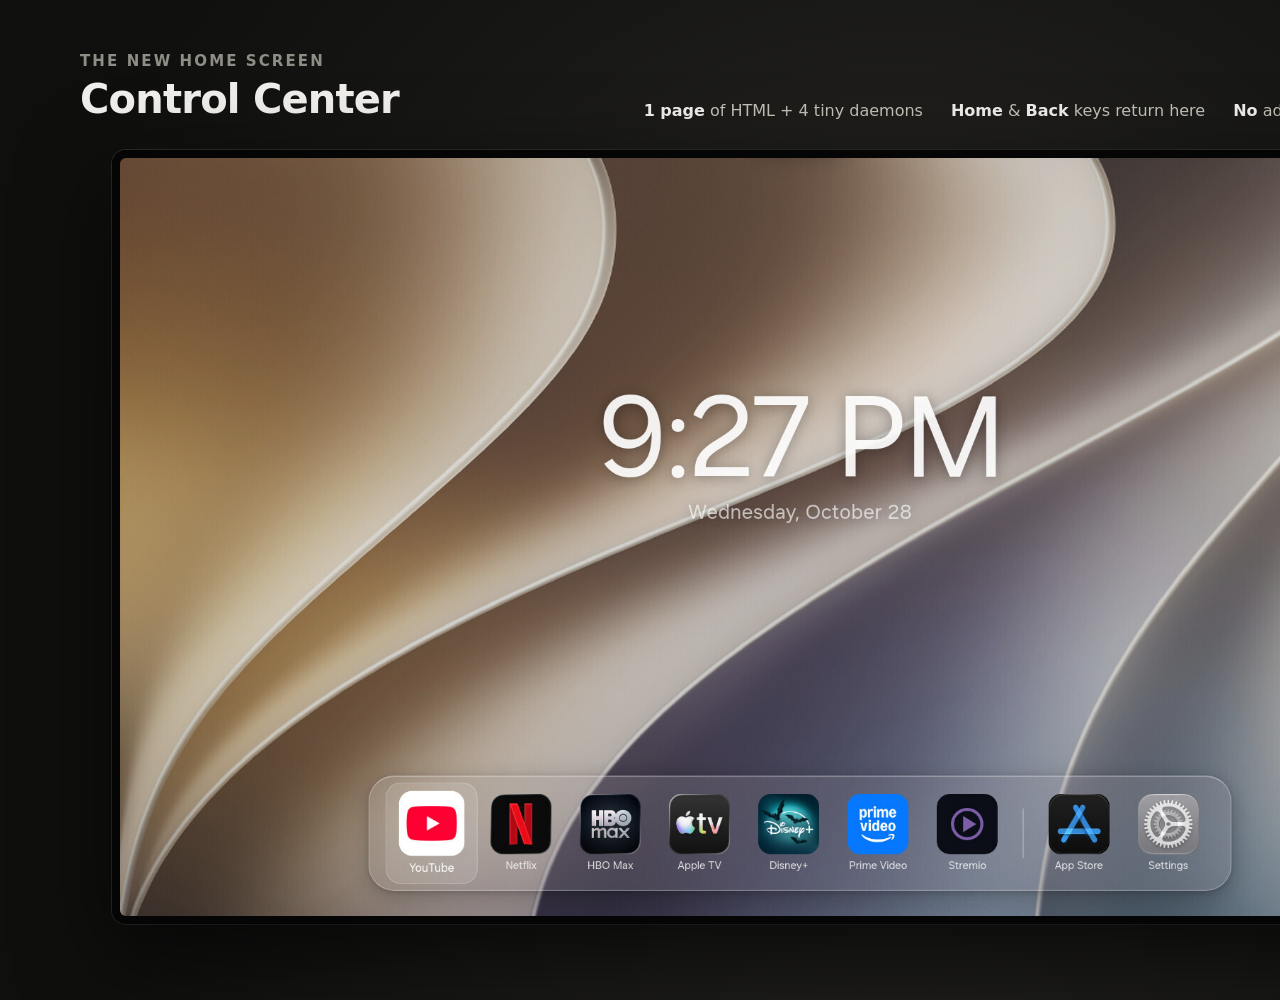
<file: art/control-center.html>
<!doctype html>
<!-- size 1600x1000 -->
<html><head><meta charset="utf-8"><title>Control Center</title>
<link rel="stylesheet" href="common.css">
<style>
body { width: 1600px; height: 1000px; }
.head { position: absolute; left: 80px; top: 52px; right: 80px; display: flex; justify-content: space-between; align-items: flex-end; }
h1 { font-size: 40px; margin-top: 8px; }
.facts { display: flex; gap: 28px; font-size: 16px; color: var(--text-secondary); }
.facts b { color: var(--text-primary); font-weight: 600; }
.screen {
  position: absolute; left: 112px; top: 150px; width: 1376px; height: 774px;
  border-radius: 14px; overflow: hidden; border: 8px solid #050505;
  box-shadow: 0 30px 90px rgba(0,0,0,.6), 0 0 0 1px #2c2c2a;
}
.screen img { width: 100%; height: 100%; display: block; }
.signature { bottom: 4px; }
</style></head>
<body>
<div class="head">
  <div><div class="kicker">The new home screen</div><h1>Control Center</h1></div>
  <div class="facts"><span><b>1 page</b> of HTML + 4 tiny daemons</span><span><b>Home</b> &amp; <b>Back</b> keys return here</span><span><b>No</b> ads, tiles or rows of suggestions</span></div>
</div>
<div class="screen"><img src="cc-tv.jpg" alt=""></div>
<div class="signature"><svg viewBox="0 0 24 24"><path d="M12 2l2.2 7.8L22 12l-7.8 2.2L12 22l-2.2-7.8L2 12l7.8-2.2z" fill="#d97757"/></svg>Made by <b>Claude Opus 5.5</b></div>
</body></html>
</file>
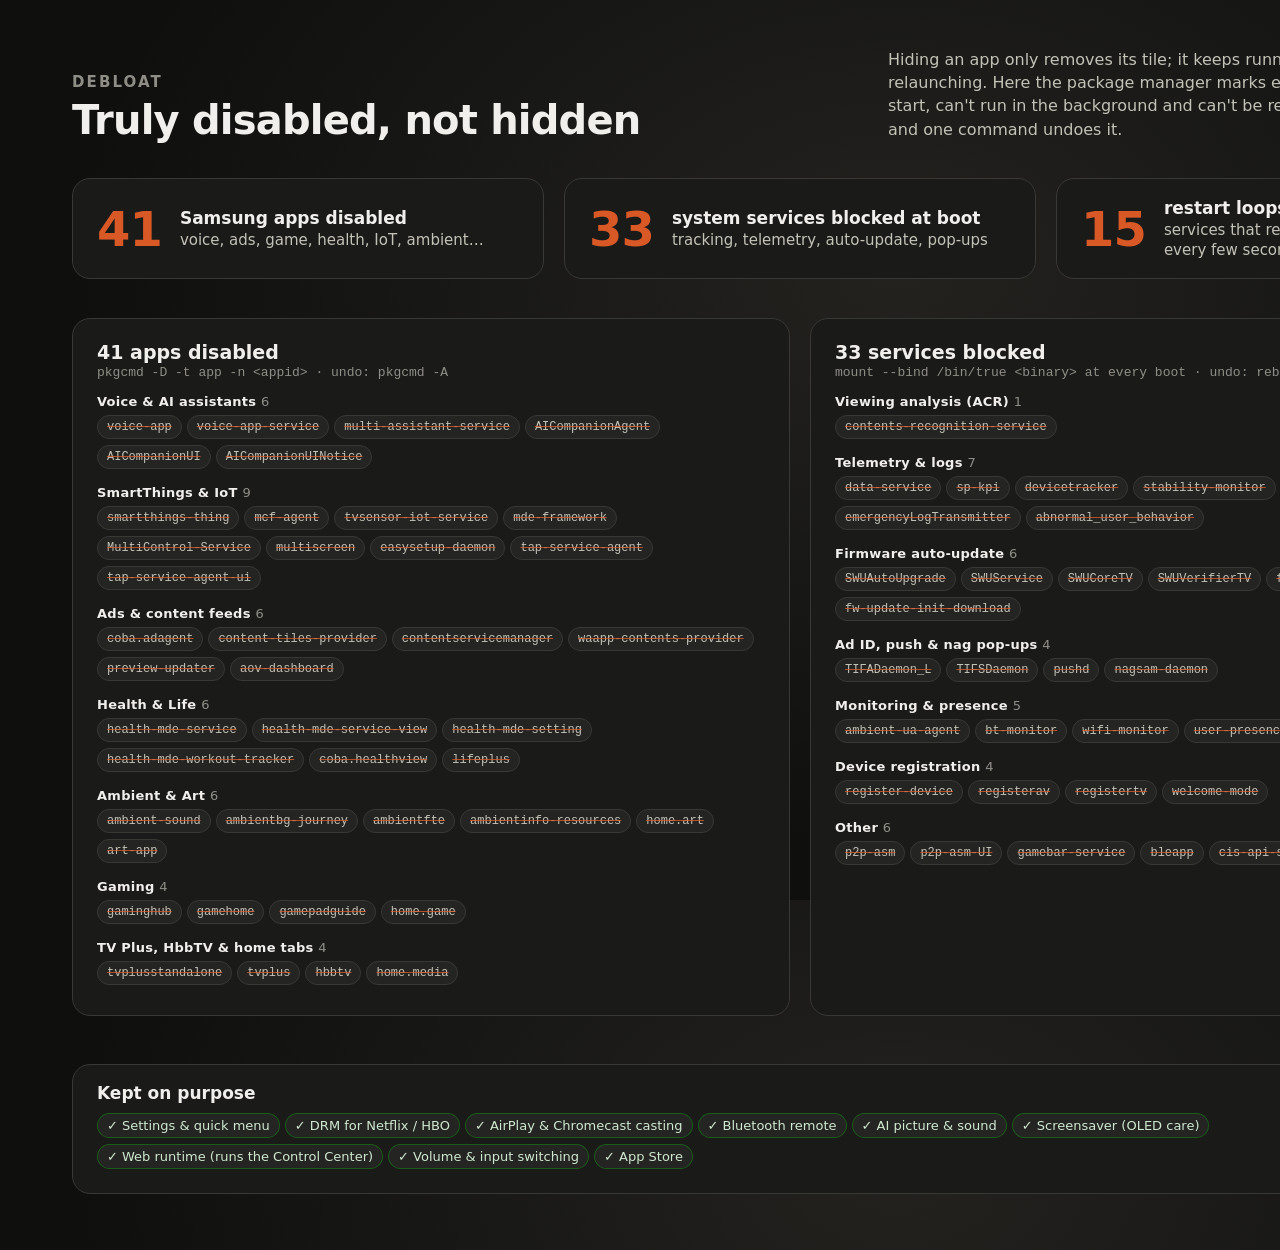
<file: art/debloat.html>
<!doctype html>
<!-- size 1600x1250 -->
<html><head><meta charset="utf-8"><title>Debloat</title>
<link rel="stylesheet" href="common.css">
<style>
body { width: 1600px; height: 1250px; }
.head { position: absolute; left: 72px; top: 48px; width: 1456px; display: flex; justify-content: space-between; align-items: flex-end; gap: 40px; }
h1 { font-size: 40px; margin-top: 8px; }
.head .sub { font-size: 16px; width: 640px; }
.stats { position: absolute; left: 72px; top: 178px; width: 1456px; display: grid; grid-template-columns: repeat(3, 1fr); gap: 20px; }
.stat { padding: 18px 24px; display: flex; align-items: center; gap: 18px; }
.stat .v { font-size: 48px; font-weight: 700; letter-spacing: -.02em; }
.stat .k { font-size: 15px; color: var(--text-secondary); line-height: 1.35; }
.stat .k b { color: var(--text-primary); font-weight: 600; display: block; font-size: 17px; }
.cols { position: absolute; left: 72px; top: 318px; width: 1456px; display: grid; grid-template-columns: 1fr 1fr; gap: 20px; }
.col { padding: 22px 24px 14px; }
.col h2 { font-size: 19px; font-weight: 600; margin-bottom: 2px; }
.col .how { font-size: 13px; color: var(--text-muted); margin-bottom: 14px; font-family: "Cascadia Mono", Consolas, monospace; }
.grp { margin-bottom: 10px; }
.grp h4 { font-size: 13px; font-weight: 600; color: var(--text-primary); margin-bottom: 6px; letter-spacing: .02em; }
.grp h4 span { color: var(--text-muted); font-weight: 400; }
.chip { font-size: 12px; padding: 4px 9px; margin: 0 5px 6px 0; }
.chip.off { text-decoration: line-through; text-decoration-color: rgba(217,89,38,.8); }
.keep { position: absolute; left: 72px; top: 1064px; width: 1456px; padding: 18px 24px; }
.keep h2 { font-size: 17px; font-weight: 600; margin-bottom: 10px; }
.keep .chip { border-color: rgba(12,163,12,.45); color: #cfe9cf; font-family: inherit; font-size: 13px; }
</style></head>
<body>
<div class="head">
  <div><div class="kicker">Debloat</div><h1>Truly disabled, not hidden</h1></div>
  <p class="sub">Hiding an app only removes its tile; it keeps running, phoning home and relaunching. Here the package manager marks each app <b>disabled</b>: it can't start, can't run in the background and can't be relaunched. It survives reboots, and one command undoes it.</p>
</div>
<div class="stats">
  <div class="tile stat"><div class="v" style="color:var(--before)">41</div><div class="k"><b>Samsung apps disabled</b>voice, ads, game, health, IoT, ambient&hellip;</div></div>
  <div class="tile stat"><div class="v" style="color:var(--before)">33</div><div class="k"><b>system services blocked at boot</b>tracking, telemetry, auto-update, pop-ups</div></div>
  <div class="tile stat"><div class="v" style="color:var(--before)">15</div><div class="k"><b>restart loops stopped</b>services that relaunched a blocked program every few seconds</div></div>
</div>
<div class="cols">
  <div class="tile col" id="apps"><h2>41 apps disabled</h2><div class="how">pkgcmd -D -t app -n &lt;appid&gt;  &middot;  undo: pkgcmd -A</div></div>
  <div class="tile col" id="svcs"><h2>33 services blocked</h2><div class="how">mount --bind /bin/true &lt;binary&gt; at every boot  &middot;  undo: reboot without it</div></div>
</div>
<div class="tile keep"><h2>Kept on purpose</h2><div id="keep"></div></div>
<div class="signature"><svg viewBox="0 0 24 24"><path d="M12 2l2.2 7.8L22 12l-7.8 2.2L12 22l-2.2-7.8L2 12l7.8-2.2z" fill="#d97757"/></svg>Made by <b>Claude Opus 5.5</b></div>
<script>
var APPS = [
  ['Voice & AI assistants', 'voice-app voice-app-service multi-assistant-service AICompanionAgent AICompanionUI AICompanionUINotice'],
  ['SmartThings & IoT', 'smartthings-thing mcf-agent tvsensor-iot-service mde-framework MultiControl-Service multiscreen easysetup-daemon tap-service-agent tap-service-agent-ui'],
  ['Ads & content feeds', 'coba.adagent content-tiles-provider contentservicemanager waapp-contents-provider preview-updater aov-dashboard'],
  ['Health & Life', 'health-mde-service health-mde-service-view health-mde-setting health-mde-workout-tracker coba.healthview lifeplus'],
  ['Ambient & Art', 'ambient-sound ambientbg-journey ambientfte ambientinfo-resources home.art art-app'],
  ['Gaming', 'gaminghub gamehome gamepadguide home.game'],
  ['TV Plus, HbbTV & home tabs', 'tvplusstandalone tvplus hbbtv home.media']
];
var SVCS = [
  ['Viewing analysis (ACR)', 'contents-recognition-service'],
  ['Telemetry & logs', 'data-service sp-kpi devicetracker stability-monitor SCSAgent emergencyLogTransmitter abnormal_user_behavior'],
  ['Firmware auto-update', 'SWUAutoUpgrade SWUService SWUCoreTV SWUVerifierTV fw-update-service fw-update-init-download'],
  ['Ad ID, push & nag pop-ups', 'TIFADaemon_L TIFSDaemon pushd nagsam-daemon'],
  ['Monitoring & presence', 'ambient-ua-agent bt-monitor wifi-monitor user-presence wifi_state_manager'],
  ['Device registration', 'register-device registerav registertv welcome-mode'],
  ['Other', 'p2p-asm p2p-asm-UI gamebar-service bleapp cis-api-service-app screen_sharing']
];
var KEEP = ['Settings & quick menu','DRM for Netflix / HBO','AirPlay & Chromecast casting','Bluetooth remote','AI picture & sound','Screensaver (OLED care)','Web runtime (runs the Control Center)','Volume & input switching','App Store'];
function fill(id, groups){
  var el = document.getElementById(id), total = 0;
  groups.forEach(function(g){
    var items = g[1].split(' '); total += items.length;
    el.insertAdjacentHTML('beforeend', '<div class="grp"><h4>'+g[0]+' <span>'+items.length+'</span></h4>'+
      items.map(function(n){ return '<span class="chip off">'+n+'</span>'; }).join('')+'</div>');
  });
  return total;
}
console.log('apps', fill('apps', APPS), 'svcs', fill('svcs', SVCS));
document.getElementById('keep').innerHTML = KEEP.map(function(k){ return '<span class="chip">&#10003; '+k+'</span>'; }).join('');
</script>
</body></html>
</file>
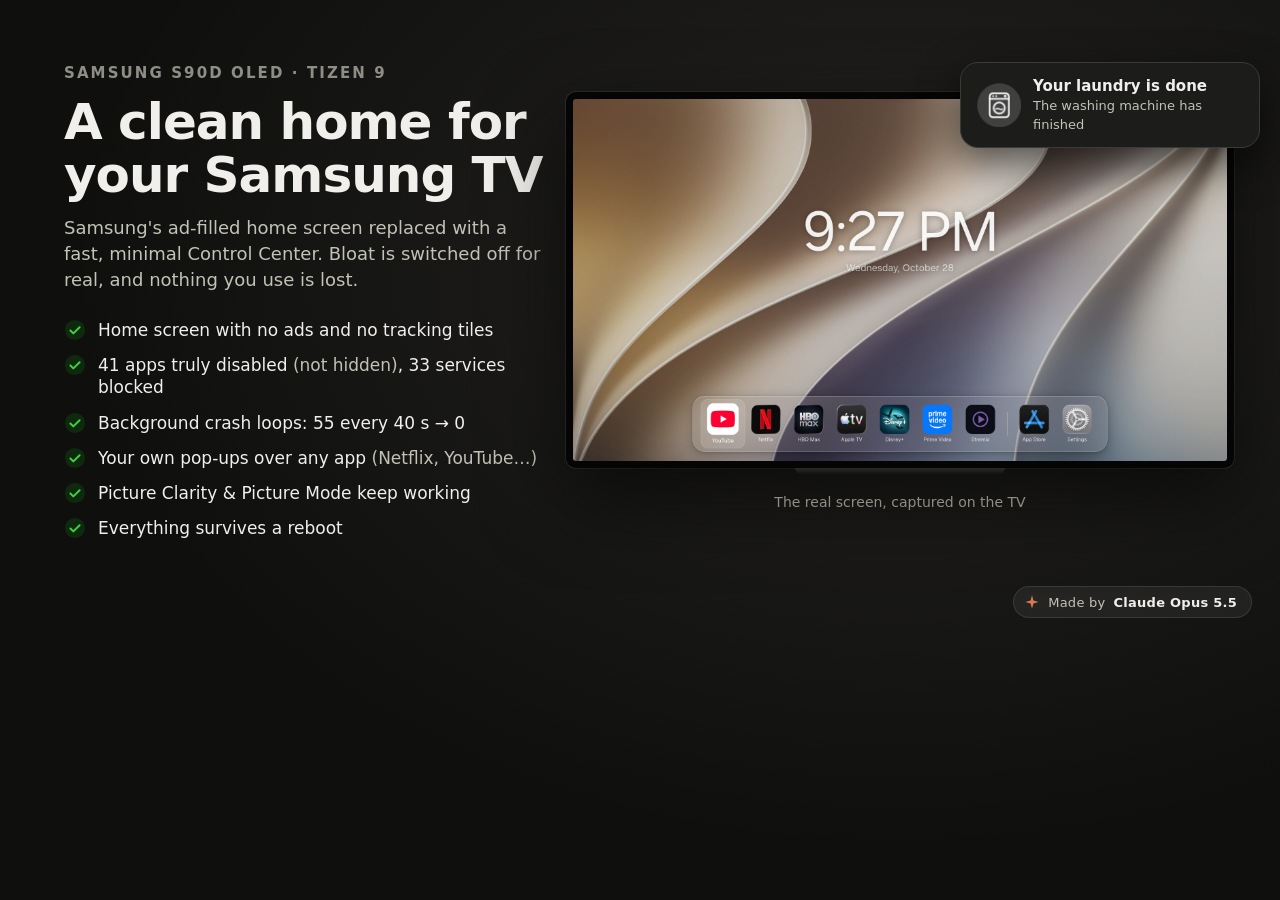
<file: art/hero.html>
<!doctype html>
<!-- size 1280x640 -->
<html><head><meta charset="utf-8"><title>Hero</title>
<link rel="stylesheet" href="common.css">
<style>
body { width: 1280px; height: 640px; }
.left { position: absolute; left: 64px; top: 64px; width: 480px; }
h1 { font-size: 50px; margin: 14px 0 14px; }
.sub { font-size: 18px; margin-bottom: 26px; }
ul { list-style: none; }
li { display: flex; gap: 12px; align-items: flex-start; font-size: 17px; line-height: 1.3; margin-bottom: 13px; color: var(--text-primary); }
li svg { flex: 0 0 22px; width: 22px; height: 22px; margin-top: 0; }
li span em { font-style: normal; color: var(--text-secondary); }
.tv { position: absolute; left: 566px; top: 92px; width: 668px; }
.screen {
  width: 668px; height: 376px; border-radius: 10px; overflow: hidden;
  border: 7px solid #050505; background: #000;
  box-shadow: 0 30px 80px rgba(0,0,0,.55), 0 0 0 1px #2c2c2a;
}
.screen img { width: 100%; height: 100%; object-fit: cover; display: block; }
.stand { width: 210px; height: 6px; margin: 0 auto; background: linear-gradient(#2a2a28, #121211); border-radius: 0 0 6px 6px; }
.toast {
  position: absolute; right: -26px; top: -30px; width: 300px;
  display: flex; gap: 12px; align-items: center; padding: 14px 16px; border-radius: 18px;
  background: #1c1c1b; border: 1px solid #3a3a37; box-shadow: 0 16px 40px rgba(0,0,0,.6);
}
.toast img { width: 44px; height: 44px; }
.toast b { display: block; font-size: 15px; font-weight: 600; }
.toast span { font-size: 13px; color: var(--text-secondary); }
.caption { text-align: center; margin-top: 20px; font-size: 14px; color: var(--text-muted); }
</style></head>
<body>
<div class="left">
  <div class="kicker">Samsung S90D OLED &middot; Tizen 9</div>
  <h1>A clean home for your Samsung TV</h1>
  <p class="sub">Samsung's ad-filled home screen replaced with a fast, minimal Control Center. Bloat is switched off for real, and nothing you use is lost.</p>
  <ul>
    <li><svg viewBox="0 0 24 24"><circle cx="12" cy="12" r="11" fill="#0ca30c" opacity=".18"/><path d="M7 12.5l3.2 3.2L17 9" stroke="#3fcf3f" stroke-width="2.2" fill="none" stroke-linecap="round" stroke-linejoin="round"/></svg><span>Home screen with no ads and no tracking tiles</span></li>
    <li><svg viewBox="0 0 24 24"><circle cx="12" cy="12" r="11" fill="#0ca30c" opacity=".18"/><path d="M7 12.5l3.2 3.2L17 9" stroke="#3fcf3f" stroke-width="2.2" fill="none" stroke-linecap="round" stroke-linejoin="round"/></svg><span>41 apps truly disabled <em>(not hidden)</em>, 33 services blocked</span></li>
    <li><svg viewBox="0 0 24 24"><circle cx="12" cy="12" r="11" fill="#0ca30c" opacity=".18"/><path d="M7 12.5l3.2 3.2L17 9" stroke="#3fcf3f" stroke-width="2.2" fill="none" stroke-linecap="round" stroke-linejoin="round"/></svg><span>Background crash loops: 55 every 40 s &rarr; 0</span></li>
    <li><svg viewBox="0 0 24 24"><circle cx="12" cy="12" r="11" fill="#0ca30c" opacity=".18"/><path d="M7 12.5l3.2 3.2L17 9" stroke="#3fcf3f" stroke-width="2.2" fill="none" stroke-linecap="round" stroke-linejoin="round"/></svg><span>Your own pop-ups over any app <em>(Netflix, YouTube&hellip;)</em></span></li>
    <li><svg viewBox="0 0 24 24"><circle cx="12" cy="12" r="11" fill="#0ca30c" opacity=".18"/><path d="M7 12.5l3.2 3.2L17 9" stroke="#3fcf3f" stroke-width="2.2" fill="none" stroke-linecap="round" stroke-linejoin="round"/></svg><span>Picture Clarity &amp; Picture Mode keep working</span></li>
    <li><svg viewBox="0 0 24 24"><circle cx="12" cy="12" r="11" fill="#0ca30c" opacity=".18"/><path d="M7 12.5l3.2 3.2L17 9" stroke="#3fcf3f" stroke-width="2.2" fill="none" stroke-linecap="round" stroke-linejoin="round"/></svg><span>Everything survives a reboot</span></li>
  </ul>
</div>
<div class="tv">
  <div class="screen"><img src="cc-tv.jpg" alt=""></div>
  <div class="stand"></div>
  <div class="toast"><img src="icon-washer.png" alt=""><div><b>Your laundry is done</b><span>The washing machine has finished</span></div></div>
  <div class="caption">The real screen, captured on the TV</div>
</div>
<div class="signature"><svg viewBox="0 0 24 24"><path d="M12 2l2.2 7.8L22 12l-7.8 2.2L12 22l-2.2-7.8L2 12l7.8-2.2z" fill="#d97757"/></svg>Made by <b>Claude Opus 5.5</b></div>
</body></html>
</file>
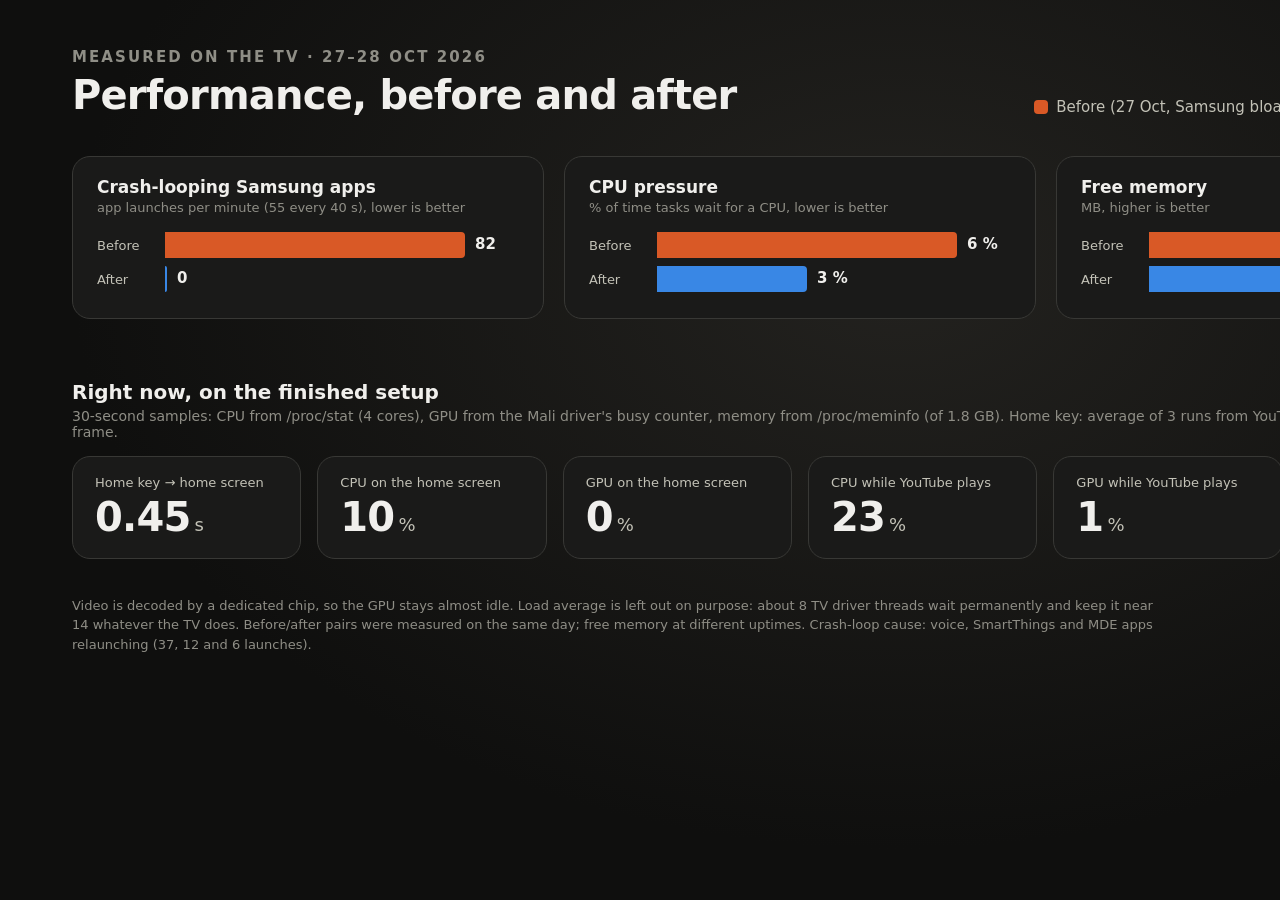
<file: art/performance.html>
<!doctype html>
<!-- size 1600x680 -->
<html><head><meta charset="utf-8"><title>Performance</title>
<link rel="stylesheet" href="common.css">
<style>
body { width: 1600px; height: 680px; }
.head { position: absolute; left: 72px; top: 48px; right: 72px; display: flex; justify-content: space-between; align-items: flex-end; }
h1 { font-size: 40px; margin-top: 8px; }
.legend { display: flex; gap: 22px; font-size: 15px; color: var(--text-secondary); }
.legend i { display: inline-block; width: 14px; height: 14px; border-radius: 4px; margin-right: 8px; vertical-align: -2px; }
.grid { position: absolute; left: 72px; top: 156px; width: 1456px; display: grid; grid-template-columns: repeat(3, 1fr); gap: 20px; }
.panel { padding: 20px 24px 18px; }
.panel h3 { font-size: 17px; font-weight: 600; }
.panel .note { font-size: 13px; color: var(--text-muted); margin: 3px 0 14px; height: 18px; }
.row { display: grid; grid-template-columns: 58px 1fr; align-items: center; gap: 10px; margin: 8px 0; font-size: 13px; color: var(--text-secondary); }
.track { position: relative; height: 26px; }
.bar { position: absolute; left: 0; top: 0; height: 26px; border-radius: 0 4px 4px 0; }
.val { position: absolute; top: 3px; font-size: 15px; font-weight: 600; color: var(--text-primary); white-space: nowrap; }
.live { position: absolute; left: 72px; top: 380px; width: 1456px; }
.live h2 { font-size: 20px; font-weight: 600; margin-bottom: 4px; }
.live .note { font-size: 14px; color: var(--text-muted); margin-bottom: 16px; }
.tiles { display: grid; grid-template-columns: repeat(6, 1fr); gap: 16px; }
.stat { padding: 18px 22px; }
.stat .k { font-size: 13px; color: var(--text-secondary); }
.stat .v { font-size: 40px; font-weight: 700; letter-spacing: -.02em; margin-top: 4px; }
.stat .v small { font-size: 18px; font-weight: 500; color: var(--text-secondary); margin-left: 4px; }
.foot { position: absolute; left: 72px; bottom: 26px; font-size: 13px; color: var(--text-muted); width: 1100px; line-height: 1.5; }
</style></head>
<body>
<div class="head">
  <div><div class="kicker">Measured on the TV &middot; 27&ndash;28 Oct 2026</div><h1>Performance, before and after</h1></div>
  <div class="legend"><span><i style="background:var(--before)"></i>Before (27 Oct, Samsung bloat running)</span><span><i style="background:var(--after)"></i>After (debloated)</span></div>
</div>
<div class="grid" id="grid"></div>

<div class="live">
  <h2>Right now, on the finished setup</h2>
  <div class="note">30-second samples: CPU from /proc/stat (4 cores), GPU from the Mali driver's busy counter, memory from /proc/meminfo (of 1.8 GB). Home key: average of 3 runs from YouTube, until the page drew its first frame.</div>
  <div class="tiles">
    <div class="tile stat"><div class="k">Home key &rarr; home screen</div><div class="v">0.45<small>s</small></div></div>
    <div class="tile stat"><div class="k">CPU on the home screen</div><div class="v">10<small>%</small></div></div>
    <div class="tile stat"><div class="k">GPU on the home screen</div><div class="v">0<small>%</small></div></div>
    <div class="tile stat"><div class="k">CPU while YouTube plays</div><div class="v">23<small>%</small></div></div>
    <div class="tile stat"><div class="k">GPU while YouTube plays</div><div class="v">1<small>%</small></div></div>
    <div class="tile stat"><div class="k">Free memory</div><div class="v">760<small>MB</small></div></div>
  </div>
</div>
<div class="foot">Video is decoded by a dedicated chip, so the GPU stays almost idle. Load average is left out on purpose: about 8 TV driver threads wait permanently and keep it near 14 whatever the TV does. Before/after pairs were measured on the same day; free memory at different uptimes. Crash-loop cause: voice, SmartThings and MDE apps relaunching (37, 12 and 6 launches).</div>
<div class="signature"><svg viewBox="0 0 24 24"><path d="M12 2l2.2 7.8L22 12l-7.8 2.2L12 22l-2.2-7.8L2 12l7.8-2.2z" fill="#d97757"/></svg>Made by <b>Claude Opus 5.5</b></div>
<script>
var P = [
  {t:"Crash-looping Samsung apps", n:"app launches per minute (55 every 40 s), lower is better", b:82, a:0, u:""},
  {t:"CPU pressure", n:"% of time tasks wait for a CPU, lower is better", b:6, a:3, u:" %"},
  {t:"Free memory", n:"MB, higher is better", b:460, a:780, u:" MB"}
];
var g = document.getElementById('grid');
P.forEach(function(p){
  var max = Math.max(p.b, p.a), W = 300;
  function row(lbl, v, col, txt){
    var w = v > 0 ? Math.max(4, W * v / max) : 2;
    return '<div class="row"><span>'+lbl+'</span><div class="track"><div class="bar" style="width:'+w+'px;background:'+col+'"></div>'+
      '<span class="val" style="left:'+(w+10)+'px">'+txt+'</span></div></div>';
  }
  g.insertAdjacentHTML('beforeend', '<div class="tile panel"><h3>'+p.t+'</h3><div class="note">'+p.n+'</div>'+
    row('Before', p.b, 'var(--before)', p.bl || (p.b + p.u)) + row('After', p.a, 'var(--after)', p.al || (p.a + p.u)) + '</div>');
});
</script>
</body></html>
</file>
<file: art/common.css>
/* Shared look for the README images (rendered to PNG with render.sh). Dark, TV-like. */
:root {
  --surface-0: #0f0f0e;
  --surface-1: #1a1a19;
  --surface-2: #242423;
  --line: #383835;
  --text-primary: #f0efec;
  --text-secondary: #c3c2b7;
  --text-muted: #8f8e86;
  --before: #d95926;
  --after: #3987e5;
  --good: #0ca30c;
}
* { box-sizing: border-box; margin: 0; padding: 0; }
html, body { width: 100%; height: 100%; }
body {
  background: radial-gradient(ellipse at 70% 30%, #23221f 0%, var(--surface-0) 65%);
  color: var(--text-primary);
  font-family: "Segoe UI Variable Display", "Segoe UI", system-ui, sans-serif;
  -webkit-font-smoothing: antialiased;
  overflow: hidden;
  position: relative;
}
.kicker { font-size: 15px; letter-spacing: .14em; text-transform: uppercase; color: var(--text-muted); font-weight: 600; }
h1 { font-weight: 700; letter-spacing: -.02em; line-height: 1.05; }
.sub { color: var(--text-secondary); line-height: 1.45; }
.signature {
  position: absolute; right: 28px; bottom: 22px;
  display: flex; align-items: center; gap: 8px;
  padding: 7px 14px 7px 10px; border-radius: 999px;
  background: rgba(255,255,255,.06); border: 1px solid rgba(255,255,255,.10);
  font-size: 13px; color: var(--text-secondary); letter-spacing: .02em;
}
.signature b { color: var(--text-primary); font-weight: 600; }
.signature svg { width: 16px; height: 16px; }
.tile {
  background: var(--surface-1); border: 1px solid var(--line); border-radius: 18px;
}
.chip {
  display: inline-block; padding: 5px 11px; border-radius: 999px; margin: 0 6px 7px 0;
  background: var(--surface-2); border: 1px solid var(--line);
  font-size: 13px; color: var(--text-secondary); font-family: "Cascadia Mono", Consolas, monospace;
}
</file>
